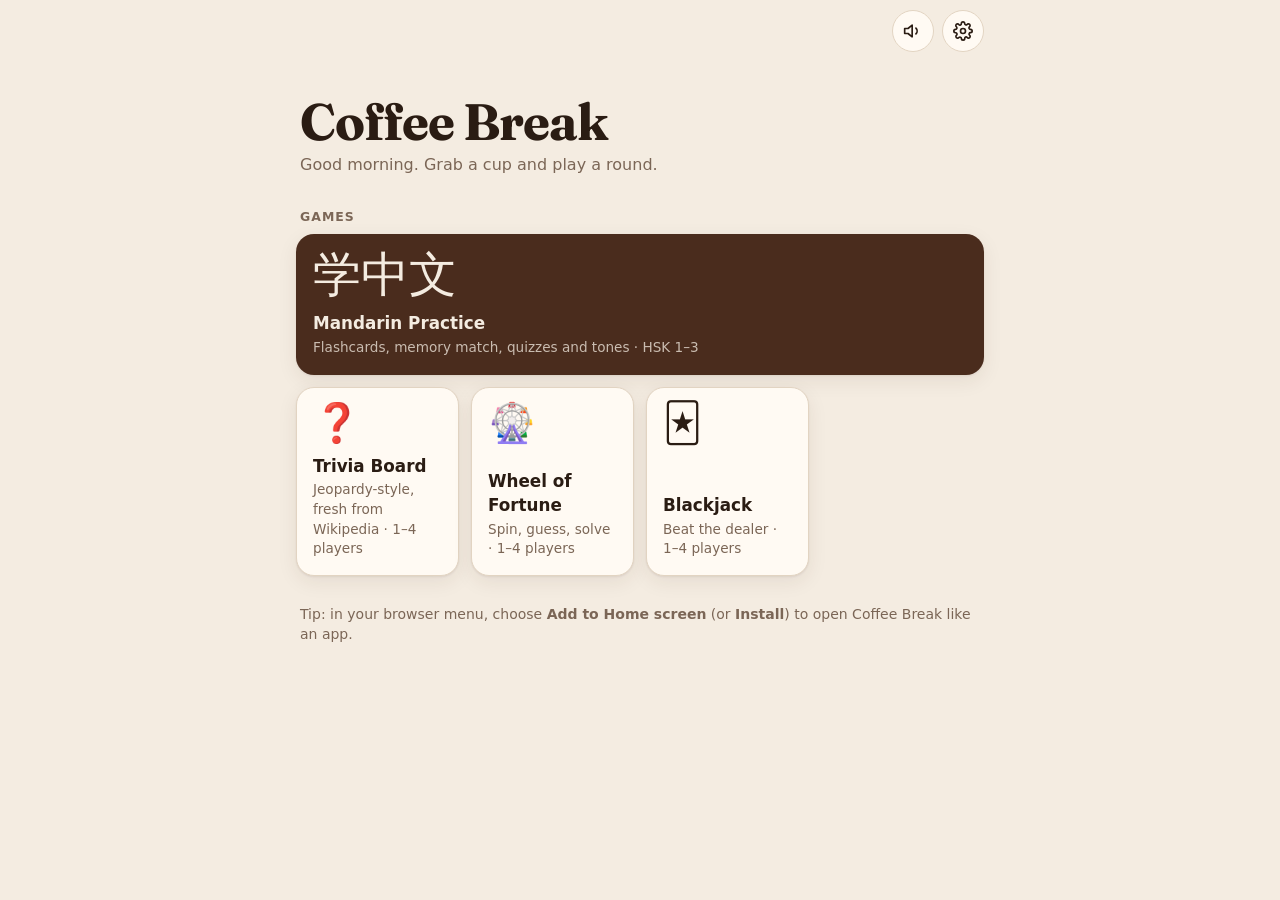
<file: index.html>
<!doctype html>
<html lang="en">
<head>
<meta charset="utf-8">
<meta name="viewport" content="width=device-width, initial-scale=1, viewport-fit=cover">
<title>Coffee Break</title>
<meta name="description" content="Little games for your coffee break — Mandarin practice, trivia, Wheel of Fortune and Blackjack. Play solo or with up to 4 players on one device.">
<meta name="theme-color" content="#4a2c1d">
<link rel="manifest" href="manifest.webmanifest">
<link rel="icon" href="icons/icon.svg" type="image/svg+xml">
<link rel="apple-touch-icon" href="icons/icon-192.png">
<link rel="preconnect" href="https://fonts.googleapis.com">
<link rel="preconnect" href="https://fonts.gstatic.com" crossorigin>
<link href="https://fonts.googleapis.com/css2?family=Fraunces:opsz,wght@9..144,600;9..144,700&display=swap" rel="stylesheet">
<link rel="stylesheet" href="css/app.css">
</head>
<body>
<main class="app">
  <div class="topbar">
    <h1 aria-hidden="true"></h1>
    <button class="icon-btn" id="soundBtn"></button>
    <button class="icon-btn" id="settingsBtn" aria-label="Settings"></button>
  </div>

  <header class="hero">
    <h1>Coffee Break</h1>
    <p id="greeting">Little games for little breaks.</p>
  </header>

  <div class="section-title">Games</div>
  <nav class="game-grid">
    <a class="game-tile featured" href="mandarin.html">
      <div class="glyph" aria-hidden="true">学中文</div>
      <div>
        <h2>Mandarin Practice</h2>
        <p id="mandarinStatus">Flashcards, memory match, quizzes and tones · HSK 1–3</p>
      </div>
    </a>
    <a class="game-tile" href="trivia.html">
      <div class="glyph" aria-hidden="true">❓</div>
      <div><h2>Trivia Board</h2><p>Jeopardy-style, fresh from Wikipedia · 1–4 players</p></div>
    </a>
    <a class="game-tile" href="wheel.html">
      <div class="glyph" aria-hidden="true">🎡</div>
      <div><h2>Wheel of Fortune</h2><p>Spin, guess, solve · 1–4 players</p></div>
    </a>
    <a class="game-tile" href="blackjack.html">
      <div class="glyph" aria-hidden="true">🃏</div>
      <div><h2>Blackjack</h2><p>Beat the dealer · 1–4 players</p></div>
    </a>
  </nav>

  <p class="muted small" style="margin:28px 4px 0">Tip: in your browser menu, choose <b>Add to Home screen</b> (or <b>Install</b>) to open Coffee Break like an app.</p>
</main>

<script src="js/core.js"></script>
<script>
(function () {
  CB.$('#settingsBtn').innerHTML = CB.icons.gear;
  CB.mountSoundToggle(CB.$('#soundBtn'));

  const h = new Date().getHours();
  CB.$('#greeting').textContent = h < 12 ? 'Good morning. Grab a cup and play a round.' : h < 18 ? 'Afternoon break? Play a quick round.' : 'Evening wind-down. One more round?';

  // Mandarin progress teaser
  const m = CB.store.get('mandarin', null);
  if (m && m.cards) {
    const now = Date.now();
    const cards = Object.values(m.cards);
    const due = cards.filter((c) => !c.known && c.due <= now).length;
    const learned = cards.filter((c) => c.reps > 0 || c.known).length;
    CB.$('#mandarinStatus').textContent = learned + ' words learned' + (due ? ' · ' + due + ' due for review' : ' · all caught up');
  }

  CB.$('#settingsBtn').addEventListener('click', () => {
    const body = CB.el('div');
    CB.options.render(body, 'app', [
      { key: 'theme', label: 'Theme', type: 'seg', default: 'auto', choices: [{ value: 'auto', label: 'Auto' }, { value: 'light', label: 'Light' }, { value: 'dark', label: 'Dark' }] },
      { key: 'sound', label: 'Sound effects', type: 'switch', default: true },
      { key: 'volume', label: 'Volume', type: 'seg', default: 0.6, choices: [{ value: 0.3, label: 'Low' }, { value: 0.6, label: 'Med' }, { value: 1, label: 'High' }] },
    ], (o) => { Object.assign(CB.settings, o); CB.saveSettings(); CB.$('#soundBtn').replaceWith(CB.$('#soundBtn').cloneNode()); CB.mountSoundToggle(CB.$('#soundBtn')); });
    CB.sheet('Settings', body);
  });
  // keep the app-level option store in sync with the global settings
  CB.options.save('app', { theme: CB.settings.theme, sound: CB.settings.sound, volume: CB.settings.volume });
})();
</script>
</body>
</html>
</file>
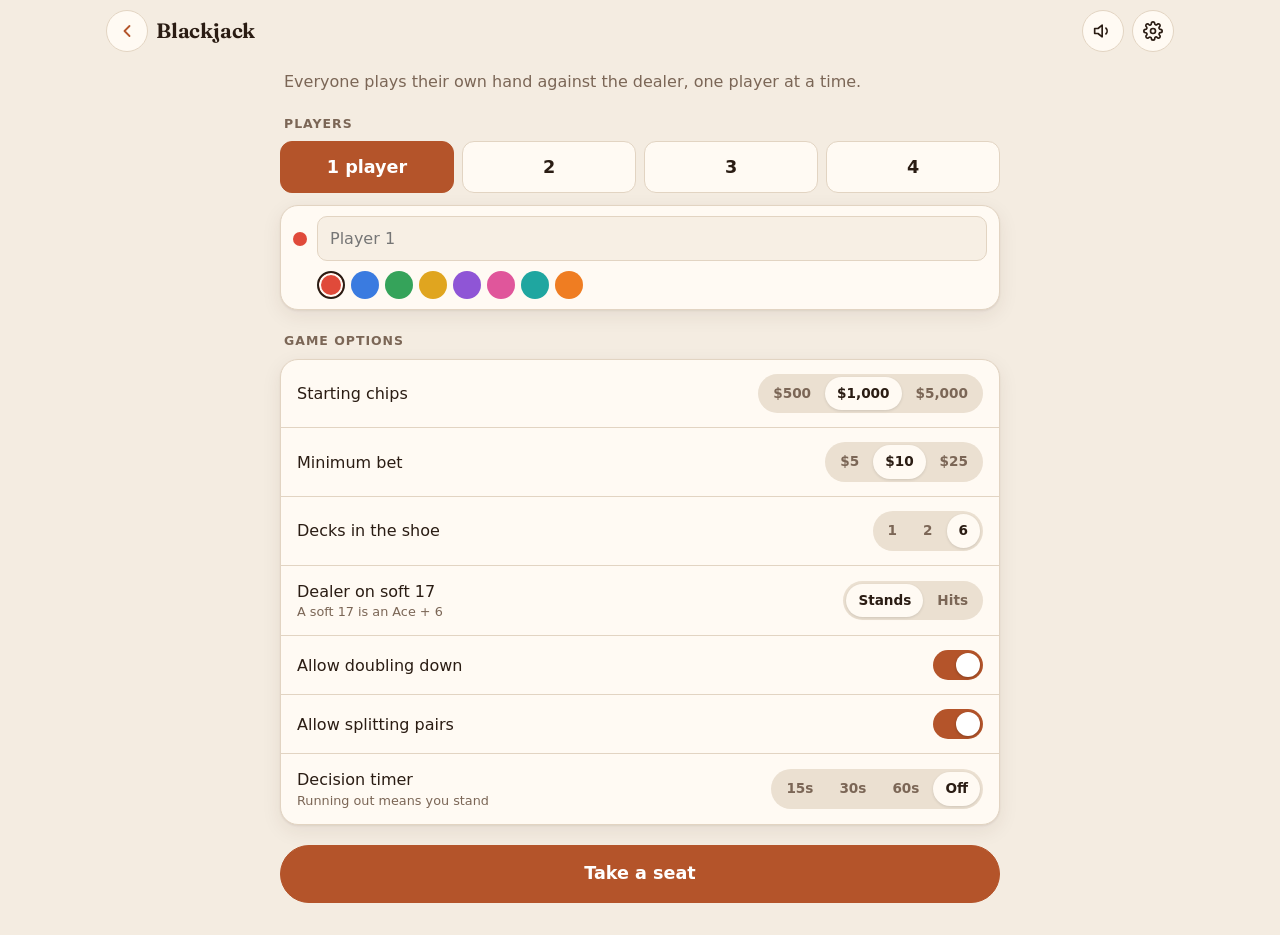
<file: blackjack.html>
<!doctype html>
<html lang="en">
<head>
<meta charset="utf-8">
<meta name="viewport" content="width=device-width, initial-scale=1, viewport-fit=cover">
<title>Blackjack · Coffee Break</title>
<meta name="theme-color" content="#4a2c1d">
<link rel="manifest" href="manifest.webmanifest">
<link rel="icon" href="icons/icon.svg" type="image/svg+xml">
<link rel="apple-touch-icon" href="icons/icon-192.png">
<link rel="preconnect" href="https://fonts.googleapis.com">
<link rel="preconnect" href="https://fonts.gstatic.com" crossorigin>
<link href="https://fonts.googleapis.com/css2?family=Fraunces:opsz,wght@9..144,600;9..144,700&display=swap" rel="stylesheet">
<link rel="stylesheet" href="css/app.css">
<link rel="stylesheet" href="css/games.css">
</head>
<body>
<main class="app wide">
  <div class="topbar">
    <a class="icon-btn" id="backBtn" href="index.html" aria-label="Back"></a>
    <h1 id="title">Blackjack</h1>
    <button class="icon-btn" id="soundBtn"></button>
    <button class="icon-btn" id="settingsBtn" aria-label="Game options"></button>
  </div>
  <div id="view"></div>
</main>
<script src="js/core.js"></script>
<script src="js/blackjack.js"></script>
</body>
</html>
</file>
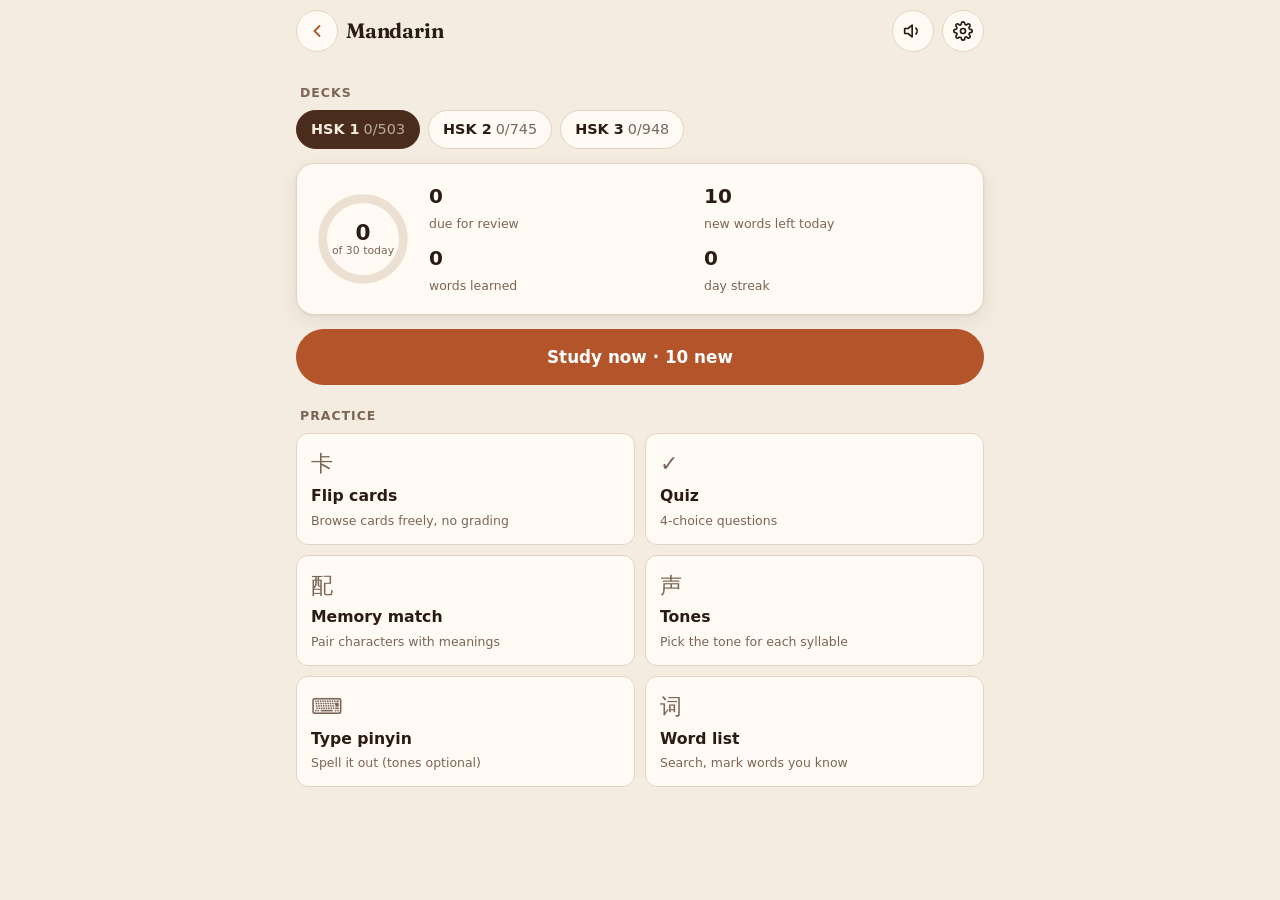
<file: mandarin.html>
<!doctype html>
<html lang="en">
<head>
<meta charset="utf-8">
<meta name="viewport" content="width=device-width, initial-scale=1, viewport-fit=cover">
<title>Mandarin Practice · Coffee Break</title>
<meta name="theme-color" content="#4a2c1d">
<link rel="manifest" href="manifest.webmanifest">
<link rel="icon" href="icons/icon.svg" type="image/svg+xml">
<link rel="apple-touch-icon" href="icons/icon-192.png">
<link rel="preconnect" href="https://fonts.googleapis.com">
<link rel="preconnect" href="https://fonts.gstatic.com" crossorigin>
<link href="https://fonts.googleapis.com/css2?family=Fraunces:opsz,wght@9..144,600;9..144,700&display=swap" rel="stylesheet">
<link rel="stylesheet" href="css/app.css">
<link rel="stylesheet" href="css/mandarin.css">
</head>
<body>
<main class="app">
  <div class="topbar">
    <a class="icon-btn" id="backBtn" href="index.html" aria-label="Back"></a>
    <h1 id="title">Mandarin</h1>
    <button class="icon-btn" id="soundBtn"></button>
    <button class="icon-btn" id="settingsBtn" aria-label="Mandarin settings"></button>
  </div>
  <div id="view"></div>
</main>
<script src="js/core.js"></script>
<script src="data/hsk.js"></script>
<script src="js/mandarin.js"></script>
</body>
</html>
</file>
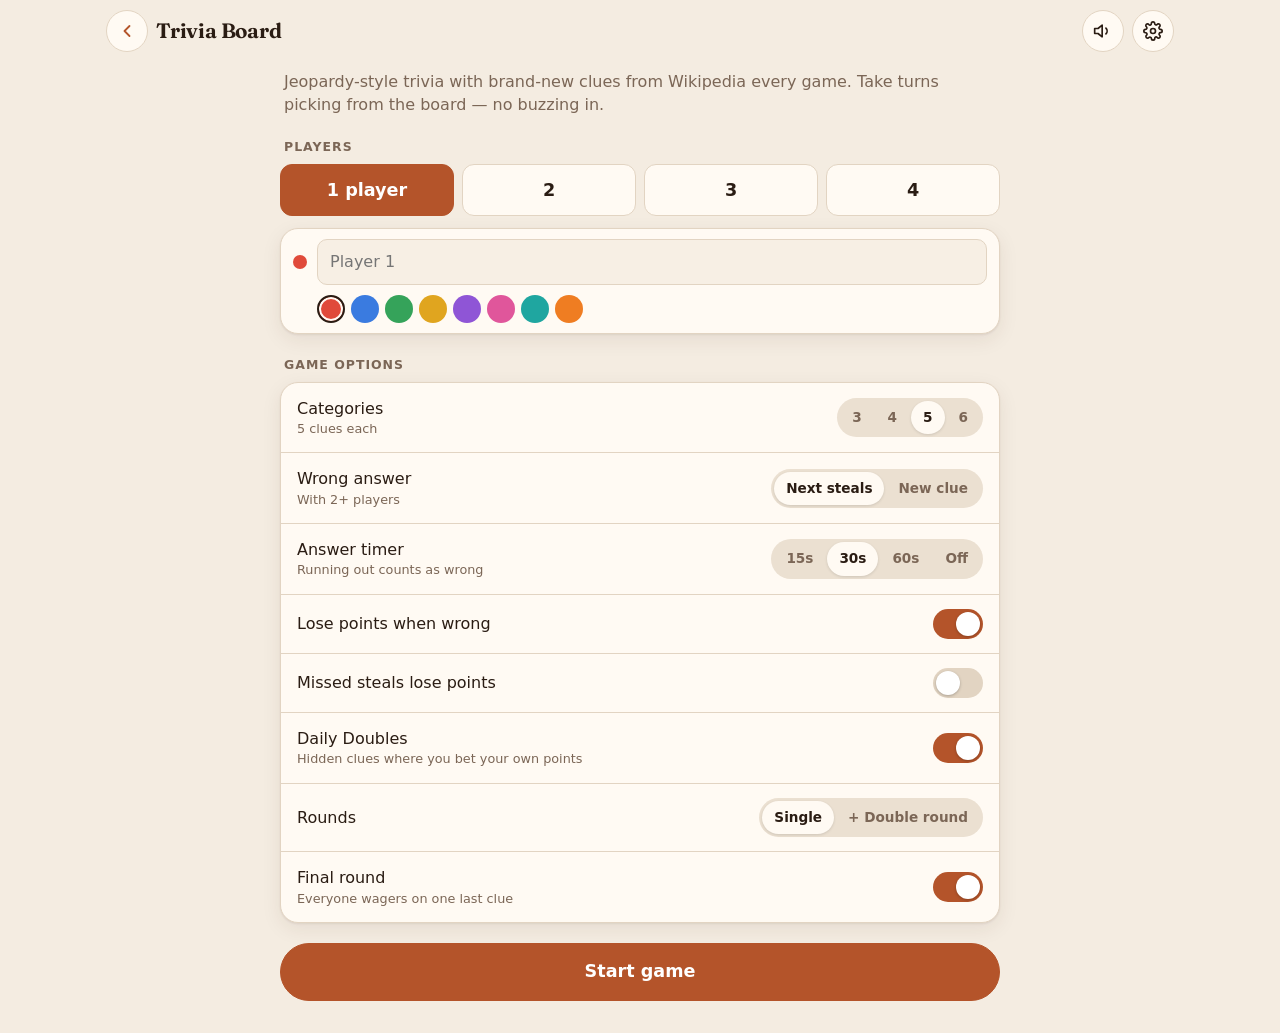
<file: trivia.html>
<!doctype html>
<html lang="en">
<head>
<meta charset="utf-8">
<meta name="viewport" content="width=device-width, initial-scale=1, viewport-fit=cover">
<title>Trivia Board · Coffee Break</title>
<meta name="theme-color" content="#4a2c1d">
<link rel="manifest" href="manifest.webmanifest">
<link rel="icon" href="icons/icon.svg" type="image/svg+xml">
<link rel="apple-touch-icon" href="icons/icon-192.png">
<link rel="preconnect" href="https://fonts.googleapis.com">
<link rel="preconnect" href="https://fonts.gstatic.com" crossorigin>
<link href="https://fonts.googleapis.com/css2?family=Fraunces:opsz,wght@9..144,600;9..144,700&display=swap" rel="stylesheet">
<link rel="stylesheet" href="css/app.css">
<link rel="stylesheet" href="css/games.css">
</head>
<body>
<main class="app wide">
  <div class="topbar">
    <a class="icon-btn" id="backBtn" href="index.html" aria-label="Back"></a>
    <h1 id="title">Trivia Board</h1>
    <button class="icon-btn" id="soundBtn"></button>
    <button class="icon-btn" id="settingsBtn" aria-label="Game options"></button>
  </div>
  <div id="view"></div>
</main>
<script src="js/core.js"></script>
<script src="js/wiki.js"></script>
<script src="js/trivia.js"></script>
</body>
</html>
</file>
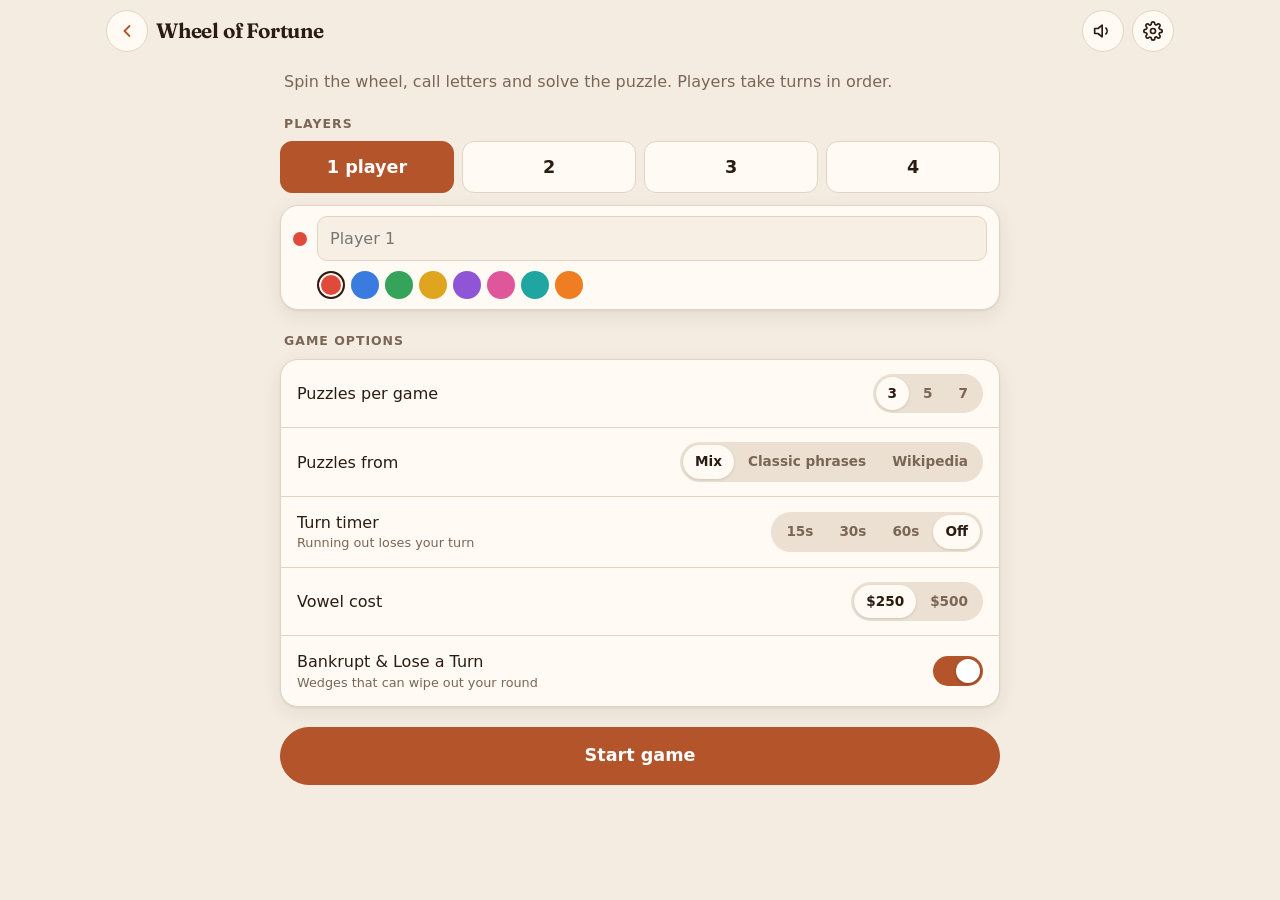
<file: wheel.html>
<!doctype html>
<html lang="en">
<head>
<meta charset="utf-8">
<meta name="viewport" content="width=device-width, initial-scale=1, viewport-fit=cover">
<title>Wheel of Fortune · Coffee Break</title>
<meta name="theme-color" content="#4a2c1d">
<link rel="manifest" href="manifest.webmanifest">
<link rel="icon" href="icons/icon.svg" type="image/svg+xml">
<link rel="apple-touch-icon" href="icons/icon-192.png">
<link rel="preconnect" href="https://fonts.googleapis.com">
<link rel="preconnect" href="https://fonts.gstatic.com" crossorigin>
<link href="https://fonts.googleapis.com/css2?family=Fraunces:opsz,wght@9..144,600;9..144,700&display=swap" rel="stylesheet">
<link rel="stylesheet" href="css/app.css">
<link rel="stylesheet" href="css/games.css">
</head>
<body>
<main class="app wide">
  <div class="topbar">
    <a class="icon-btn" id="backBtn" href="index.html" aria-label="Back"></a>
    <h1 id="title">Wheel of Fortune</h1>
    <button class="icon-btn" id="soundBtn"></button>
    <button class="icon-btn" id="settingsBtn" aria-label="Game options"></button>
  </div>
  <div id="view"></div>
</main>
<script src="js/core.js"></script>
<script src="js/wiki.js"></script>
<script src="data/phrases.js"></script>
<script src="js/wheel.js"></script>
</body>
</html>
</file>
<file: css/app.css>
/* Coffee Break — shared styles */
:root {
  --bg: #f4ece1;
  --bg-2: #ebe0d1;
  --surface: #fffaf3;
  --surface-2: #f7efe4;
  --line: #e2d4c2;
  --text: #2a1c13;
  --muted: #7b6656;
  --accent: #b4542a;
  --accent-ink: #ffffff;
  --espresso: #4a2c1d;
  --good: #3f8a4f;
  --bad: #c0392b;
  --warn: #c98a1b;
  --shadow: 0 1px 2px rgba(60, 35, 20, .08), 0 6px 20px rgba(60, 35, 20, .08);
  --radius: 18px;
  --radius-sm: 12px;
  --tone1: #d23f31; --tone2: #e08a00; --tone3: #2e8b57; --tone4: #2f6fd6; --tone5: #8a7a6e;
  --font: system-ui, -apple-system, "Segoe UI", Roboto, "Helvetica Neue", Arial, sans-serif;
  --font-display: "Fraunces", Georgia, "Times New Roman", serif;
  --font-han: "Noto Sans SC", "PingFang SC", "Hiragino Sans GB", "Microsoft YaHei", "Source Han Sans SC", sans-serif;
  color-scheme: light;
}
@media (prefers-color-scheme: dark) {
  :root:not([data-theme="light"]) {
    --bg: #17110d; --bg-2: #201812; --surface: #261c16; --surface-2: #2f241c; --line: #3d3027;
    --text: #f3e8dc; --muted: #b29e8d; --accent: #e3864f; --accent-ink: #1b120c; --espresso: #f0d9c4;
    --good: #5fb873; --bad: #ec6a5b; --warn: #e5b04a;
    --shadow: 0 1px 2px rgba(0,0,0,.4), 0 8px 24px rgba(0,0,0,.35);
    --tone1: #ff6b5c; --tone2: #ffb03b; --tone3: #5ccf8a; --tone4: #6fa2ff; --tone5: #a8988b;
    color-scheme: dark;
  }
}
:root[data-theme="dark"] {
  --bg: #17110d; --bg-2: #201812; --surface: #261c16; --surface-2: #2f241c; --line: #3d3027;
  --text: #f3e8dc; --muted: #b29e8d; --accent: #e3864f; --accent-ink: #1b120c; --espresso: #f0d9c4;
  --good: #5fb873; --bad: #ec6a5b; --warn: #e5b04a;
  --shadow: 0 1px 2px rgba(0,0,0,.4), 0 8px 24px rgba(0,0,0,.35);
  --tone1: #ff6b5c; --tone2: #ffb03b; --tone3: #5ccf8a; --tone4: #6fa2ff; --tone5: #a8988b;
  color-scheme: dark;
}

* { box-sizing: border-box; }
html { -webkit-text-size-adjust: 100%; }
body {
  margin: 0; min-height: 100dvh; background: var(--bg); color: var(--text);
  font-family: var(--font); font-size: 16px; line-height: 1.45;
  -webkit-tap-highlight-color: transparent;
}
button, input, select { font: inherit; color: inherit; }
button { cursor: pointer; }
a { color: var(--accent); }
.hidden { display: none !important; }
.han { font-family: var(--font-han); }

/* layout */
.app { max-width: 720px; margin: 0 auto; padding: 0 16px calc(32px + env(safe-area-inset-bottom)); }
.topbar {
  position: sticky; top: 0; z-index: 10; display: flex; align-items: center; gap: 8px;
  padding: calc(10px + env(safe-area-inset-top)) 16px 10px; margin: 0 -16px 8px;
  background: color-mix(in srgb, var(--bg) 88%, transparent); backdrop-filter: blur(10px);
}
.topbar h1 { flex: 1; margin: 0; font-family: var(--font-display); font-size: 1.3rem; font-weight: 650; letter-spacing: -.01em; }
.icon-btn {
  width: 42px; height: 42px; border-radius: 50%; border: 1px solid var(--line); background: var(--surface);
  display: grid; place-items: center; flex: none;
}
.icon-btn svg { width: 20px; height: 20px; }
.icon-btn:active { transform: scale(.95); }

/* buttons */
.btn {
  display: inline-flex; align-items: center; justify-content: center; gap: 8px;
  min-height: 48px; padding: 0 20px; border-radius: 999px; border: 1px solid var(--line);
  background: var(--surface); font-weight: 600; transition: transform .08s, background .15s;
}
.btn:active { transform: scale(.97); }
.btn svg { width: 20px; height: 20px; flex: none; }
.btn { white-space: nowrap; }
.btn.primary { background: var(--accent); border-color: var(--accent); color: var(--accent-ink); }
.btn.ghost { background: transparent; }
.btn.block { width: 100%; }
.btn:disabled { opacity: .5; cursor: default; }
.row { display: flex; gap: 10px; flex-wrap: wrap; }
.row > .btn { flex: 1; }

/* cards & sections */
.card { background: var(--surface); border: 1px solid var(--line); border-radius: var(--radius); box-shadow: var(--shadow); }
.section-title { font-size: .78rem; text-transform: uppercase; letter-spacing: .08em; color: var(--muted); margin: 22px 4px 8px; font-weight: 700; }
.muted { color: var(--muted); }
.small { font-size: .875rem; }

/* home */
.hero { padding: 26px 4px 10px; }
.hero h1 { font-family: var(--font-display); font-size: clamp(2.2rem, 9vw, 3.2rem); line-height: 1; margin: 0 0 6px; letter-spacing: -.02em; }
.hero p { margin: 0; color: var(--muted); }
.game-grid { display: grid; grid-template-columns: repeat(auto-fill, minmax(150px, 1fr)); gap: 12px; }
.game-tile {
  position: relative; display: flex; flex-direction: column; justify-content: space-between; min-height: 150px;
  padding: 16px; border-radius: var(--radius); background: var(--surface); border: 1px solid var(--line);
  box-shadow: var(--shadow); text-decoration: none; color: var(--text); overflow: hidden;
}
.game-tile .glyph { font-size: 2.4rem; line-height: 1; }
.game-tile h2 { margin: 12px 0 2px; font-size: 1.05rem; }
.game-tile p { margin: 0; font-size: .85rem; color: var(--muted); }
.game-tile.soon { opacity: .62; }
.badge {
  position: absolute; top: 12px; right: 12px; font-size: .68rem; font-weight: 700; letter-spacing: .04em;
  text-transform: uppercase; padding: 3px 8px; border-radius: 999px; background: var(--bg-2); color: var(--muted);
}
.game-tile.featured { grid-column: 1 / -1; min-height: 130px; background: var(--espresso); color: var(--bg); border-color: transparent; }
:root[data-theme="dark"] .game-tile.featured, :root:not([data-theme="light"]) .game-tile.featured { color: var(--bg); }
.game-tile.featured p { color: color-mix(in srgb, var(--bg) 75%, transparent); }
.game-tile.featured .glyph { font-family: var(--font-han); font-size: 3rem; }

/* list rows / settings */
.list { display: flex; flex-direction: column; }
.list > * + * { border-top: 1px solid var(--line); }
.setting { display: flex; align-items: center; gap: 12px; padding: 14px 16px; min-height: 56px; }
.setting .label { flex: 1; }
.setting .label small { display: block; color: var(--muted); font-size: .8rem; }
.seg { display: inline-flex; background: var(--bg-2); border-radius: 999px; padding: 3px; gap: 2px; flex-wrap: wrap; justify-content: flex-end; }
.seg button { border: 0; background: transparent; padding: 7px 12px; border-radius: 999px; font-size: .85rem; font-weight: 600; color: var(--muted); }
.seg button.on { background: var(--surface); color: var(--text); box-shadow: 0 1px 3px rgba(0,0,0,.12); }
.switch { position: relative; width: 50px; height: 30px; flex: none; }
.switch input { position: absolute; inset: 0; opacity: 0; margin: 0; cursor: pointer; z-index: 1; }
.switch span { position: absolute; inset: 0; border-radius: 999px; background: var(--line); transition: background .15s; }
.switch span::after { content: ""; position: absolute; top: 3px; left: 3px; width: 24px; height: 24px; border-radius: 50%; background: #fff; box-shadow: 0 1px 3px rgba(0,0,0,.25); transition: transform .15s; }
.switch input:checked + span { background: var(--accent); }
.switch input:checked + span::after { transform: translateX(20px); }
select.select { background: var(--bg-2); border: 0; border-radius: 10px; padding: 8px 10px; }

/* players setup */
.player-count { display: grid; grid-template-columns: repeat(4, 1fr); gap: 8px; }
.player-count button { min-height: 52px; border-radius: var(--radius-sm); border: 1px solid var(--line); background: var(--surface); font-weight: 700; font-size: 1.1rem; }
.player-count button.on { background: var(--accent); color: var(--accent-ink); border-color: var(--accent); }
.player-row { display: flex; align-items: center; gap: 10px; padding: 10px 12px; }
.player-row input[type=text] { flex: 1; min-width: 0; border: 1px solid var(--line); background: var(--surface-2); border-radius: 10px; padding: 10px 12px; }
.swatches { display: flex; gap: 6px; }
.swatch { width: 28px; height: 28px; border-radius: 50%; border: 2px solid transparent; padding: 0; }
.swatch.on { border-color: var(--text); box-shadow: 0 0 0 2px var(--surface) inset; }
.swatch:disabled { opacity: .25; cursor: not-allowed; }
.player-dot { width: 14px; height: 14px; border-radius: 50%; flex: none; }

/* turn banner & scoreboard (shared by multiplayer games) */
.scoreboard { display: grid; grid-auto-flow: column; grid-auto-columns: 1fr; gap: 8px; }
.score { padding: 8px 10px; border-radius: var(--radius-sm); background: var(--surface); border: 2px solid var(--line); text-align: center; transition: transform .15s, border-color .15s; }
.score .name { font-size: .78rem; font-weight: 700; white-space: nowrap; overflow: hidden; text-overflow: ellipsis; }
.score .pts { font-size: 1.2rem; font-weight: 800; font-variant-numeric: tabular-nums; }
.score.active { border-color: var(--pc, var(--accent)); transform: translateY(-2px); box-shadow: 0 6px 16px color-mix(in srgb, var(--pc, var(--accent)) 30%, transparent); }

/* timer */
.timer { height: 6px; border-radius: 999px; background: var(--bg-2); overflow: hidden; }
.timer > i { display: block; height: 100%; width: 100%; background: var(--accent); transform-origin: left; transition: background .3s; }
.timer.low > i { background: var(--bad); }

/* toast */
.toast {
  position: fixed; left: 50%; bottom: calc(24px + env(safe-area-inset-bottom)); transform: translate(-50%, 20px);
  background: var(--text); color: var(--bg); padding: 10px 18px; border-radius: 999px; font-weight: 600; font-size: .9rem;
  opacity: 0; pointer-events: none; transition: opacity .2s, transform .2s; z-index: 100; max-width: calc(100% - 32px); text-align: center;
}
.toast.show { opacity: 1; transform: translate(-50%, 0); }

/* modal sheet */
.sheet-back { position: fixed; inset: 0; background: rgba(20, 10, 5, .45); z-index: 50; display: flex; align-items: flex-end; justify-content: center; }
.sheet { width: 100%; max-width: 720px; max-height: 88dvh; overflow: auto; background: var(--bg); border-radius: 22px 22px 0 0; padding: 18px 16px calc(24px + env(safe-area-inset-bottom)); animation: up .22s ease-out; }
.sheet h2 { font-family: var(--font-display); margin: 4px 4px 12px; }
@keyframes up { from { transform: translateY(40px); opacity: .4; } }
@media (min-width: 760px) { .sheet-back { align-items: center; } .sheet { border-radius: 22px; } }

/* shared quiz bits */
.choices { display: grid; gap: 10px; }
.choice { min-height: 58px; text-align: left; padding: 12px 16px; border-radius: var(--radius-sm); border: 2px solid var(--line); background: var(--surface); font-size: 1rem; display: flex; align-items: center; gap: 12px; }
.choice .k { width: 26px; height: 26px; flex: none; border-radius: 8px; background: var(--bg-2); display: grid; place-items: center; font-size: .8rem; font-weight: 700; color: var(--muted); }
.choice.han { font-family: var(--font-han); font-size: 1.6rem; justify-content: flex-start; }
.choice.right { border-color: var(--good); background: color-mix(in srgb, var(--good) 14%, var(--surface)); }
.choice.wrong { border-color: var(--bad); background: color-mix(in srgb, var(--bad) 12%, var(--surface)); }
.choice:disabled { cursor: default; }
.feedback { min-height: 26px; text-align: center; font-weight: 700; margin: 12px 0; }
.feedback.ok { color: var(--good); } .feedback.no { color: var(--bad); }

.done-card { text-align: center; padding: 32px 20px; }
.done-card .big { font-size: 3rem; }
.done-card h2 { font-family: var(--font-display); margin: 8px 0 6px; }

@media (prefers-reduced-motion: reduce) { * { animation: none !important; transition: none !important; } }
</file>
<file: css/games.css>
/* Shared styles for the multiplayer games (Trivia, Wheel, Blackjack) */
.app.wide { max-width: 1100px; }
.score .sub { font-size: .7rem; color: var(--muted); font-weight: 600; }
.score.out { opacity: .4; }
.turn-banner {
  display: flex; align-items: center; justify-content: center; gap: 10px; padding: 10px 14px; margin: 10px 0;
  border-radius: 999px; font-weight: 700; background: color-mix(in srgb, var(--pc, var(--accent)) 16%, var(--surface));
  border: 2px solid var(--pc, var(--accent)); text-align: center;
}
.turn-banner .player-dot { width: 12px; height: 12px; }
.loading { text-align: center; padding: 60px 20px; }
.loading .spinner { width: 54px; height: 54px; margin: 0 auto 18px; border-radius: 50%; border: 5px solid var(--bg-2); border-top-color: var(--accent); animation: spin .9s linear infinite; }
@keyframes spin { to { transform: rotate(360deg); } }
.error-box { padding: 20px; text-align: center; }

/* pass-the-device screen */
.pass-screen { position: fixed; inset: 0; z-index: 80; background: var(--bg); display: grid; place-items: center; padding: 24px; }
.pass-inner { text-align: center; max-width: 360px; }
.pass-inner h2 { font-family: var(--font-display); font-size: 2rem; margin: 12px 0 6px; color: var(--pc); }
.pass-dot { width: 64px; height: 64px; border-radius: 50%; margin: 0 auto; }

/* game over podium */
.podium { display: flex; flex-direction: column; gap: 10px; margin: 16px 0; }
.podium .place { display: flex; align-items: center; gap: 12px; padding: 14px 16px; border-radius: var(--radius-sm); background: var(--surface); border: 2px solid var(--line); }
.podium .place.first { border-color: var(--pc); box-shadow: 0 8px 22px color-mix(in srgb, var(--pc) 30%, transparent); }
.podium .rank { font-size: 1.4rem; width: 32px; text-align: center; }
.podium .who { flex: 1; font-weight: 700; }
.podium .amt { font-weight: 800; font-variant-numeric: tabular-nums; }

/* ---------- Trivia board ---------- */
.board { display: grid; gap: 5px; margin-top: 10px; }
.board .cat {
  background: var(--espresso); color: var(--bg); border-radius: 10px; padding: 8px 4px; min-height: 58px;
  display: grid; place-items: center; text-align: center; font-weight: 800; font-size: clamp(.58rem, 2.2vw, .85rem);
  letter-spacing: .02em; text-transform: uppercase; line-height: 1.15; overflow-wrap: anywhere; hyphens: auto; -webkit-hyphens: auto;
}
.board .cell {
  border: 0; border-radius: 10px; min-height: 56px; background: var(--accent); color: var(--accent-ink);
  font-weight: 800; font-size: clamp(.9rem, 3.6vw, 1.5rem); font-variant-numeric: tabular-nums; transition: transform .1s, opacity .2s;
  box-shadow: inset 0 -3px 0 rgba(0,0,0,.15);
}
.board .cell:active { transform: scale(.95); }
.board .cell.used { background: var(--bg-2); color: transparent; box-shadow: none; cursor: default; }
@media (min-width: 760px) { .board .cell { min-height: 78px; } .board .cat { min-height: 72px; } }

.clue-view { position: fixed; inset: 0; z-index: 40; background: var(--bg); overflow: auto; }
.clue-inner { max-width: 760px; margin: 0 auto; padding: calc(16px + env(safe-area-inset-top)) 16px calc(28px + env(safe-area-inset-bottom)); }
.clue-meta { display: flex; justify-content: space-between; align-items: center; font-weight: 800; font-size: .85rem; letter-spacing: .04em; text-transform: uppercase; color: var(--muted); }
.clue-meta .val { color: var(--accent); font-size: 1.1rem; }
.clue-meta .icon-btn { width: 36px; height: 36px; }
.clue-meta .right-bits { display: flex; align-items: center; gap: 10px; }
.clue-text {
  margin: 14px 0; padding: 24px 20px; border-radius: var(--radius); background: var(--espresso); color: var(--bg);
  font-family: var(--font-display); font-size: clamp(1.15rem, 4.6vw, 1.7rem); line-height: 1.35; font-weight: 600; text-align: center;
}
.clue-text .blank { display: inline-block; min-width: 3.2em; border-bottom: 3px solid currentColor; opacity: .85; }
.answer-link { display: inline-block; margin-top: 6px; font-size: .85rem; }
.dd-banner { text-align: center; font-family: var(--font-display); font-size: clamp(2rem, 10vw, 3.4rem); color: var(--accent); margin: 30px 0 10px; animation: pop .5s ease-out; }
@keyframes pop { from { transform: scale(.6); opacity: 0; } }
.wager-row { display: flex; gap: 10px; align-items: center; justify-content: center; margin: 16px 0; flex-wrap: wrap; }
.wager-row input { width: 140px; font-size: 1.3rem; text-align: center; padding: 10px; border-radius: var(--radius-sm); border: 2px solid var(--line); background: var(--surface); }

/* ---------- Wheel ---------- */
.puzzle {
  display: flex; flex-direction: column; align-items: center; gap: 5px; padding: 14px 8px; border-radius: var(--radius);
  background: #1f6e57; margin: 10px 0 6px;
}
.puzzle .prow { display: flex; gap: 4px; justify-content: center; }
.puzzle .pc {
  width: clamp(18px, 6.4vw, 40px); height: clamp(26px, 8.6vw, 52px); border-radius: 4px; display: grid; place-items: center;
  font-weight: 800; font-size: clamp(.9rem, 4.6vw, 1.8rem); background: #f7f4ea; color: #1b1b1b; transition: background .3s;
}
.puzzle .pc.hide { color: transparent; }
.puzzle .pc.space { background: transparent; }
.puzzle .pc.punct { background: #f7f4ea; }
.puzzle .pc.flash { background: #7fd3ff; }
.puzzle-cat { text-align: center; font-weight: 800; letter-spacing: .1em; text-transform: uppercase; font-size: .9rem; color: var(--muted); }
.wheel-wrap { position: relative; width: min(72vw, 380px); margin: 8px auto 0; aspect-ratio: 1; }
.wheel-wrap canvas { width: 100%; height: 100%; display: block; }
.wheel-pointer { position: absolute; top: -6px; left: 50%; transform: translateX(-50%); width: 0; height: 0; border-left: 14px solid transparent; border-right: 14px solid transparent; border-top: 28px solid var(--text); filter: drop-shadow(0 2px 2px rgba(0,0,0,.3)); z-index: 2; }
.wheel-result { text-align: center; font-weight: 800; font-size: 1.3rem; min-height: 34px; margin: 6px 0; }
.keyboard { display: flex; flex-direction: column; gap: 5px; margin-top: 8px; }
.keyboard .krow { display: flex; gap: 4px; justify-content: center; }
.keyboard button { flex: 1; max-width: 44px; min-height: 46px; border-radius: 8px; border: 1px solid var(--line); background: var(--surface); font-weight: 800; font-size: 1.05rem; padding: 0; }
.keyboard button.vowel { background: color-mix(in srgb, var(--tone4) 14%, var(--surface)); }
.keyboard button:disabled { opacity: .25; }
.keyboard button.hit { background: var(--good); color: #fff; opacity: .55; }
.keyboard button.miss { background: var(--bad); color: #fff; opacity: .4; }
.used-letters { text-align: center; font-size: .8rem; color: var(--muted); letter-spacing: .1em; }
.solve-input { width: 100%; font-size: 1.2rem; padding: 12px 14px; border-radius: var(--radius-sm); border: 2px solid var(--line); background: var(--surface); text-transform: uppercase; }
@media (min-width: 900px) {
  .wheel-layout { display: grid; grid-template-columns: 400px 1fr; gap: 24px; align-items: start; }
}

/* ---------- Blackjack ---------- */
.felt { background: radial-gradient(ellipse at top, #2f7a52, #1d5a3b 70%); border-radius: 24px; padding: 14px 10px 18px; color: #f4f1e6; margin-top: 10px; }
.felt h3 { margin: 0 0 6px; font-size: .78rem; letter-spacing: .1em; text-transform: uppercase; opacity: .85; text-align: center; }
.hand { display: flex; justify-content: center; min-height: 92px; padding: 4px 0; }
.hand .card-face { margin-left: -26px; }
.hand .card-face:first-child { margin-left: 0; }
.card-face {
  width: 62px; height: 88px; border-radius: 8px; background: #fffdf8; color: #1b1b1b; position: relative; flex: none;
  box-shadow: 0 2px 6px rgba(0,0,0,.35); font-weight: 800; animation: deal .25s ease-out;
}
.card-face.red { color: #c62828; }
.card-face .tl { position: absolute; top: 4px; left: 6px; line-height: 1; font-size: 1rem; text-align: center; }
.card-face .tl small { display: block; font-size: .9rem; }
.card-face .mid { position: absolute; inset: 0; display: grid; place-items: center; font-size: 1.9rem; }
.card-face.back { background: repeating-linear-gradient(45deg, #8b3a1d 0 6px, #a34a26 6px 12px); border: 3px solid #fffdf8; }
@keyframes deal { from { transform: translateY(-30px) rotate(-6deg); opacity: 0; } }
.hand-total { text-align: center; font-weight: 800; font-size: .95rem; min-height: 22px; }
.seats { display: grid; gap: 10px; margin-top: 14px; grid-template-columns: repeat(auto-fit, minmax(150px, 1fr)); }
.seat { background: rgba(0,0,0,.18); border-radius: 16px; padding: 8px 6px 10px; border: 2px solid transparent; }
.seat.active { border-color: var(--pc); background: rgba(0,0,0,.28); }
.seat .who { display: flex; align-items: center; justify-content: center; gap: 6px; font-weight: 800; font-size: .85rem; }
.seat .chips { text-align: center; font-size: .78rem; opacity: .85; }
.seat .bet { text-align: center; font-weight: 800; color: #ffd166; font-size: .9rem; }
.seat .result { text-align: center; font-weight: 800; font-size: .9rem; min-height: 20px; }
.seat .hand { min-height: 80px; }
.seat .card-face { width: 48px; height: 68px; }
.seat .card-face .mid { font-size: 1.4rem; }
.seat .card-face .tl { font-size: .82rem; }
.seat .hand .card-face { margin-left: -22px; }
.seat .hand .card-face:first-child { margin-left: 0; }
.seat .split-hands { display: flex; gap: 6px; justify-content: center; }
.seat .split-hands > div { border-radius: 10px; padding: 2px 4px; border: 2px solid transparent; }
.seat .split-hands > div.cur { border-color: #ffd166; }
.actions { display: grid; grid-template-columns: repeat(4, 1fr); gap: 8px; margin-top: 14px; }
.actions .btn { padding: 0 8px; }
.chip-row { display: flex; gap: 8px; justify-content: center; flex-wrap: wrap; margin-top: 12px; }
.chip-btn { width: 58px; height: 58px; border-radius: 50%; border: 4px dashed rgba(255,255,255,.7); font-weight: 800; color: #fff; box-shadow: 0 2px 6px rgba(0,0,0,.3); }
.chip-btn:disabled { opacity: .35; }
</file>
<file: css/mandarin.css>
/* Mandarin Practice */
.deck-chips { display: flex; gap: 8px; flex-wrap: wrap; }
.chip { border: 1px solid var(--line); background: var(--surface); border-radius: 999px; padding: 8px 14px; font-weight: 600; font-size: .9rem; }
.chip.on { background: var(--espresso); color: var(--bg); border-color: var(--espresso); }
.chip .n { opacity: .65; font-weight: 500; margin-left: 4px; }

.stats { display: grid; grid-template-columns: auto 1fr; gap: 18px; align-items: center; padding: 18px; }
.ring { width: 96px; height: 96px; position: relative; }
.ring svg { width: 100%; height: 100%; transform: rotate(-90deg); }
.ring .track { stroke: var(--bg-2); }
.ring .fill { stroke: var(--accent); transition: stroke-dashoffset .5s; }
.ring .lbl { position: absolute; inset: 0; display: grid; place-items: center; text-align: center; line-height: 1.1; }
.ring .lbl b { font-size: 1.35rem; font-variant-numeric: tabular-nums; }
.ring .lbl small { font-size: .68rem; color: var(--muted); display: block; }
.stat-nums { display: grid; grid-template-columns: 1fr 1fr; gap: 10px 14px; }
.stat-nums div b { display: block; font-size: 1.25rem; font-variant-numeric: tabular-nums; }
.stat-nums div span { font-size: .78rem; color: var(--muted); }

.modes { display: grid; grid-template-columns: 1fr 1fr; gap: 10px; }
.mode { text-align: left; padding: 14px; border-radius: var(--radius-sm); border: 1px solid var(--line); background: var(--surface); display: flex; flex-direction: column; gap: 4px; min-height: 92px; }
.mode .ic { font-size: 1.4rem; font-family: var(--font-han); }
.mode b { font-size: .98rem; }
.mode span { font-size: .78rem; color: var(--muted); }
.mode:active { transform: scale(.98); }

/* flashcard */
.progress { height: 6px; border-radius: 999px; background: var(--bg-2); overflow: hidden; margin: 4px 0 14px; }
.progress > i { display: block; height: 100%; background: var(--accent); width: 0; transition: width .3s; }
.counts { display: flex; justify-content: center; gap: 16px; font-size: .82rem; font-weight: 700; margin-bottom: 8px; }
.counts .new { color: var(--tone4); } .counts .rev { color: var(--good); } .counts .lrn { color: var(--bad); }

.flash-wrap { perspective: 1200px; }
.flash {
  position: relative; min-height: min(56dvh, 420px); border-radius: 24px; cursor: pointer; user-select: none;
  transform-style: preserve-3d; transition: transform .45s cubic-bezier(.3,.7,.3,1);
}
.flash.flipped { transform: rotateY(180deg); }
.flash .face {
  position: absolute; inset: 0; backface-visibility: hidden; -webkit-backface-visibility: hidden;
  display: flex; flex-direction: column; align-items: center; justify-content: center; text-align: center; padding: 24px 18px;
  background: var(--surface); border: 1px solid var(--line); border-radius: 24px; box-shadow: var(--shadow);
}
.flash .back { transform: rotateY(180deg); }
.flash .hint { position: absolute; bottom: 14px; font-size: .78rem; color: var(--muted); }
.flash .tag { position: absolute; top: 14px; left: 16px; font-size: .7rem; font-weight: 700; letter-spacing: .06em; text-transform: uppercase; color: var(--muted); }
.flash .spk { position: absolute; top: 10px; right: 10px; }

.hanzi { font-family: var(--font-han); font-size: clamp(3.4rem, 18vw, 6rem); line-height: 1.1; font-weight: 500; }
.hanzi.long { font-size: clamp(2.6rem, 13vw, 4.4rem); }
.pinyin { font-size: 1.45rem; margin-top: 6px; letter-spacing: .02em; }
.meaning { font-size: 1.15rem; margin-top: 14px; max-width: 30ch; }
.meaning.big { font-size: 1.6rem; font-weight: 600; margin: 0; }
.pinyin .t1 { color: var(--tone1); } .pinyin .t2 { color: var(--tone2); } .pinyin .t3 { color: var(--tone3); } .pinyin .t4 { color: var(--tone4); } .pinyin .t5 { color: var(--tone5); }
.notone .pinyin span { color: inherit !important; }

.grades { display: grid; grid-template-columns: repeat(4, 1fr); gap: 8px; margin-top: 14px; }
.grades button { border: 0; border-radius: var(--radius-sm); min-height: 60px; font-weight: 700; color: #fff; display: flex; flex-direction: column; align-items: center; justify-content: center; gap: 2px; }
.grades button small { font-weight: 500; font-size: .72rem; opacity: .9; }
.grades .again { background: var(--bad); } .grades .hard { background: var(--warn); } .grades .good { background: var(--good); } .grades .easy { background: var(--tone4); }
.kbd-hint { text-align: center; font-size: .75rem; color: var(--muted); margin-top: 10px; }
@media (hover: none) { .kbd-hint { display: none; } }

/* quiz */
.q-head { display: flex; justify-content: space-between; align-items: center; font-weight: 700; font-size: .9rem; margin-bottom: 8px; }
.q-prompt { padding: 26px 18px; text-align: center; margin: 10px 0 14px; position: relative; }
/* memory */
.mem-grid { display: grid; gap: 8px; grid-template-columns: repeat(3, 1fr); }
.mem-grid.c4 { grid-template-columns: repeat(4, 1fr); }
.tile { aspect-ratio: 4 / 5; perspective: 800px; border: 0; padding: 0; background: none; }
.tile .in { position: relative; width: 100%; height: 100%; transform-style: preserve-3d; transition: transform .35s; }
.tile.up .in, .tile.done .in { transform: rotateY(180deg); }
.tile .f, .tile .b { position: absolute; inset: 0; backface-visibility: hidden; -webkit-backface-visibility: hidden; border-radius: 14px; display: grid; place-items: center; padding: 6px; text-align: center; }
.tile .f { background: var(--espresso); color: var(--bg); font-size: 1.6rem; background-image: radial-gradient(circle at 30% 25%, rgba(255,255,255,.12), transparent 60%); }
.tile .b { background: var(--surface); border: 2px solid var(--line); transform: rotateY(180deg); font-size: .82rem; line-height: 1.2; overflow: hidden; }
.tile .b.han { font-family: var(--font-han); font-size: clamp(1.4rem, 7vw, 2.2rem); }
.tile.done .b { border-color: var(--good); background: color-mix(in srgb, var(--good) 12%, var(--surface)); }
.tile.miss .b { border-color: var(--bad); }

/* tones */
.syllables { display: flex; justify-content: center; gap: 10px; flex-wrap: wrap; margin-top: 12px; }
.syl { min-width: 64px; padding: 8px 10px; border-radius: 12px; border: 2px dashed var(--line); font-size: 1.3rem; font-weight: 600; }
.syl.cur { border-style: solid; border-color: var(--accent); }
.syl.ok { border-style: solid; border-color: var(--good); }
.syl.no { border-style: solid; border-color: var(--bad); }
.tone-btns { display: grid; grid-template-columns: repeat(5, 1fr); gap: 8px; margin-top: 16px; }
.tone-btns button { min-height: 72px; border-radius: var(--radius-sm); border: 2px solid var(--line); background: var(--surface); display: flex; flex-direction: column; align-items: center; justify-content: center; gap: 2px; }
.tone-btns svg { width: 40px; height: 22px; }
.tone-btns small { font-size: .7rem; color: var(--muted); font-weight: 600; }

/* typing */
.type-input { width: 100%; font-size: 1.4rem; text-align: center; padding: 14px; border-radius: var(--radius-sm); border: 2px solid var(--line); background: var(--surface); }
.type-input:focus { outline: none; border-color: var(--accent); }

/* word list */
.search { width: 100%; padding: 12px 16px; border-radius: 999px; border: 1px solid var(--line); background: var(--surface); }
.word-row { display: grid; grid-template-columns: minmax(3.4em, auto) 1fr auto; gap: 10px; align-items: center; padding: 10px 14px; width: 100%; text-align: left; border: 0; background: none; }
.word-row .h { font-family: var(--font-han); font-size: 1.5rem; white-space: nowrap; }
.word-row .p { font-size: .9rem; }
.word-row .m { font-size: .8rem; color: var(--muted); white-space: nowrap; overflow: hidden; text-overflow: ellipsis; }
.word-row .st { font-size: .7rem; font-weight: 700; padding: 3px 8px; border-radius: 999px; background: var(--bg-2); color: var(--muted); }
.word-row .st.learn { background: color-mix(in srgb, var(--tone4) 18%, transparent); color: var(--tone4); }
.word-row .st.known { background: color-mix(in srgb, var(--good) 18%, transparent); color: var(--good); }

.notice { padding: 12px 14px; border-radius: var(--radius-sm); background: color-mix(in srgb, var(--warn) 16%, var(--surface)); font-size: .88rem; }
@media (prefers-color-scheme: dark) { :root:not([data-theme="light"]) .grades button { color: #1b120c; } }
:root[data-theme="dark"] .grades button { color: #1b120c; }
</file>
